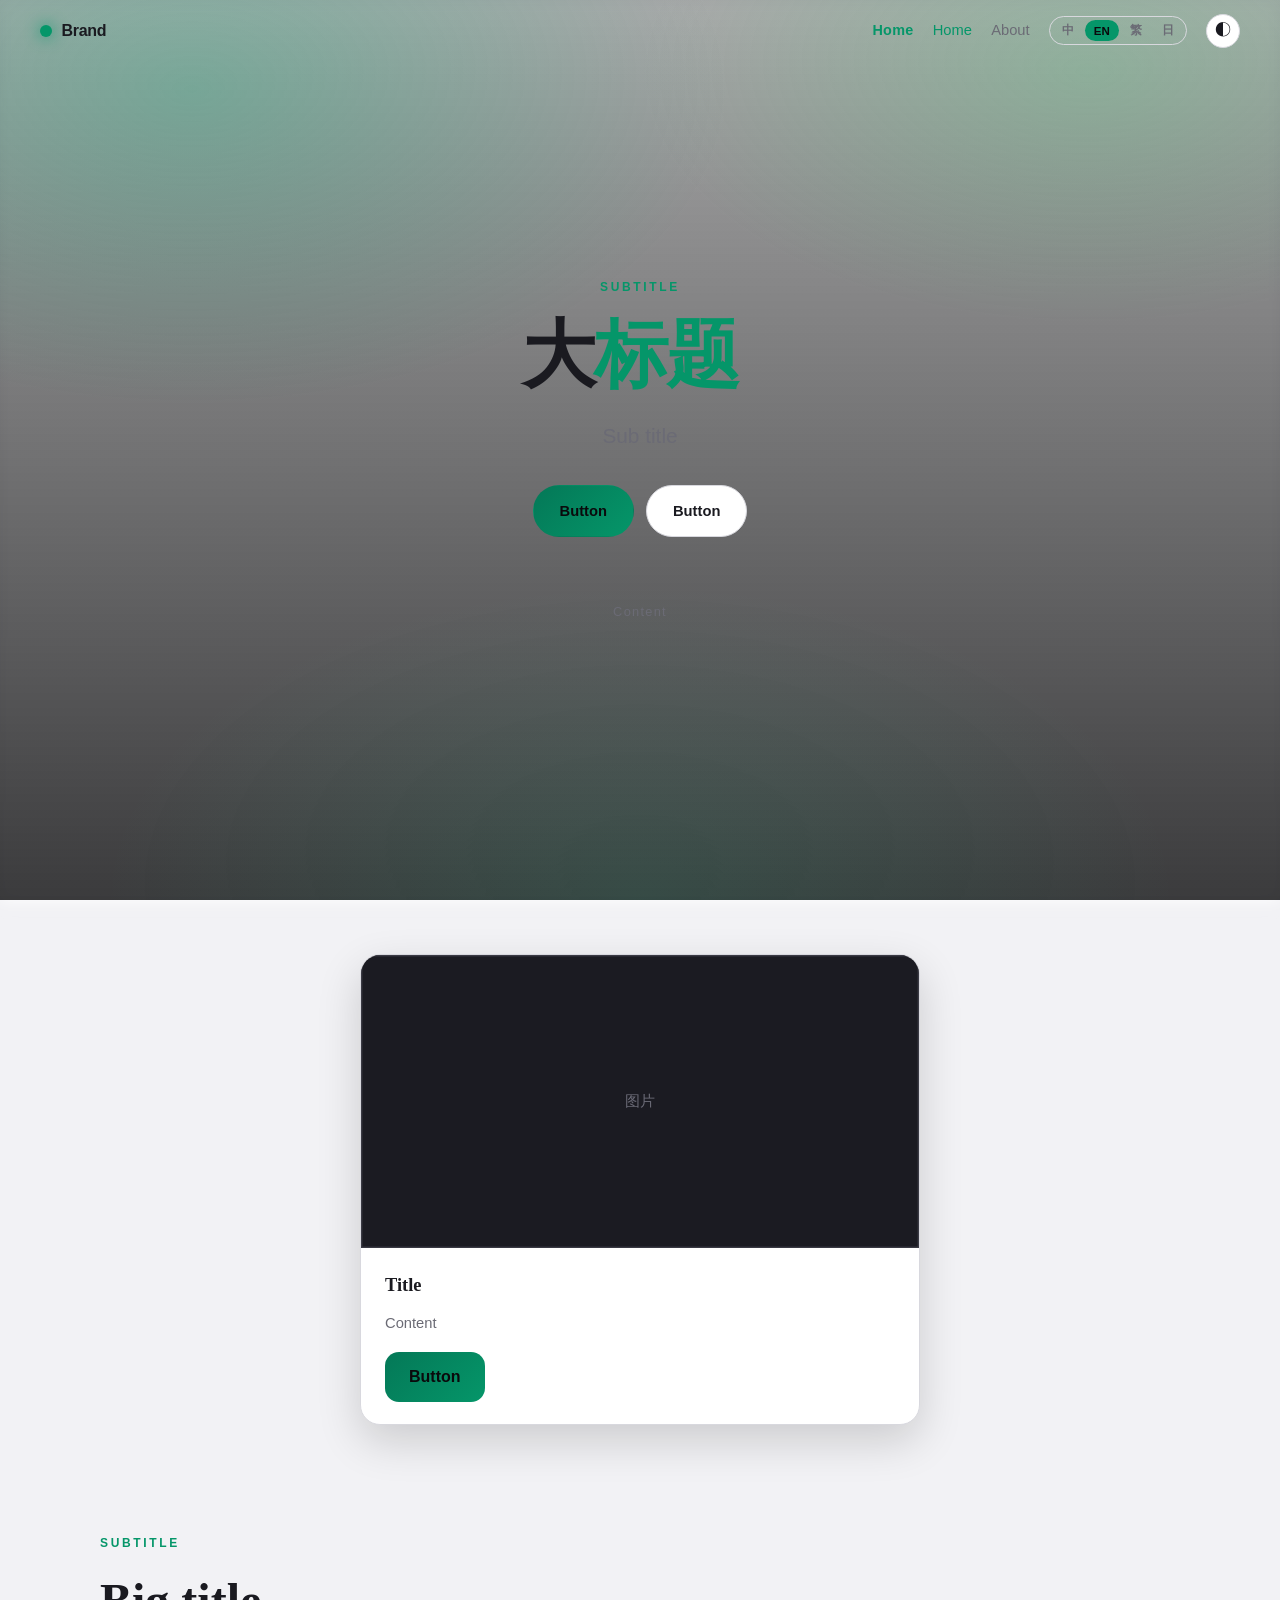
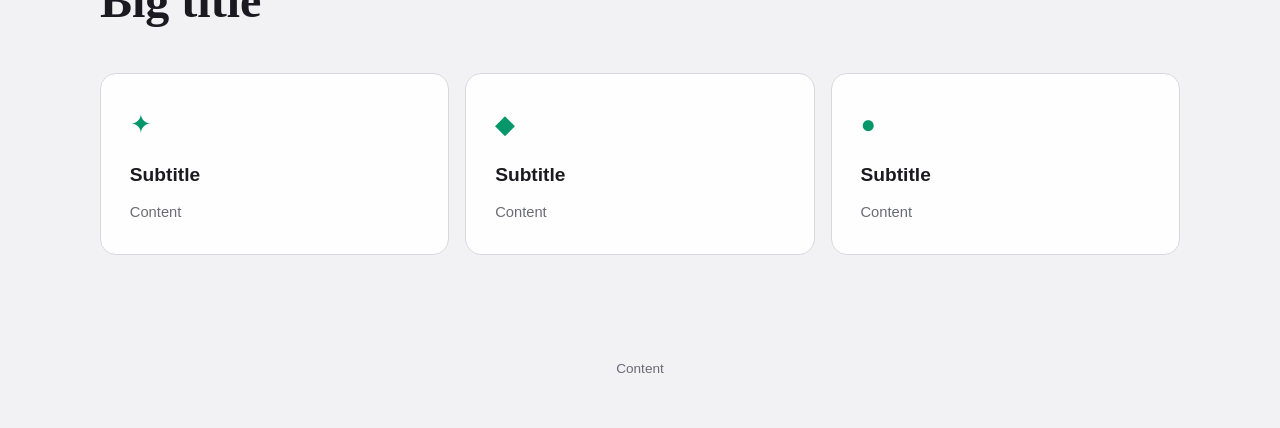
<file: index.html>
<!DOCTYPE html>
<html lang="zh-CN">
<head>
<meta charset="UTF-8">
<meta name="viewport" content="width=device-width, initial-scale=1.0">
<title>标题</title>
<meta name="description" content="网站描述内容">
<link rel="stylesheet" href="style.css">
<!-- 主题预置：在 CSS 加载前先设好 data-theme，避免闪白 -->
<script>document.documentElement.dataset.theme = localStorage.getItem('theme') || 'dark';</script>

<!-- ============================================================
     网站内容配置清单
     ★ 这是整套架构的关键：用 <script src> 把 .txt 当 JavaScript 加载。
       - 为什么不用 fetch()？因为双击 file:// 打开时 fetch 会被 CORS 拦截，
         而 <script src> 加载本地文件是允许的，所以能"双击即用"。
       - 顺序：global.txt 必须第一个（提供全站配置），然后是本页 txt。
       - 新增页面：复制本文件，改 body 的 data-page，再加一行对应 txt。
     ============================================================ -->
<script src="content/global.txt"></script>
<script src="content/i18n.txt"></script>
<script src="content/index.txt"></script>
</head>

<!-- body 上的 data-page="index" 告诉引擎：去 window.SITE_PAGES.index 取本页内容 -->
<body data-page="index">

<!-- 背景两层：底层图片/纯色 + 上层光晕（都可由 global.txt 配置） -->
<div class="background-layer"></div>
<div class="background-overlay"></div>

<!-- 顶部导航：里面是空容器，由引擎按 global.txt 的 nav 数组填充 -->
<nav class="nav">
  <a href="./index.html" class="brand"><span class="brand-dot"></span><span id="brandText">标题</span></a>
  <div class="nav-right">
    <span class="page-name" id="pageName">标题</span>
    <div class="nav-links" id="navLinks"></div>
    <div class="lang-seg" id="langSeg"></div>
    <button class="theme-toggle" id="themeToggle" aria-label="切换主题" data-i18n-aria="theme_toggle">◐</button>
  </div>
</nav>

<main>
  <!-- ===== 首屏：打字机大标题 ===== -->
  <section class="hero">
    <p class="eyebrow" data-i18n="eyebrow">小标题</p>
    <h1 class="hero-title"><span id="typed"></span></h1>
    <p class="hero-sub" data-i18n="hero_sub">副标题</p>
    <div class="hero-actions">
      <a class="btn btn-primary" href="#features"><span data-i18n="btn_primary">按钮</span></a>
      <button class="btn btn-ghost" data-modal><span data-i18n="btn_secondary">按钮</span></button>
    </div>
    <p class="scroll-hint" data-i18n="scroll_hint">内容</p>
  </section>

  <!-- ===== 图片展示块：结构固定，文字/图片/按钮来自 index.txt 的 showcase ===== -->
  <section class="section">
    <div class="showcase" id="showcase">
      <div class="showcase-media"><img id="showcaseImg" alt="图片"></div>
      <div class="showcase-body">
        <h3 class="showcase-title" id="showcaseTitle">标题</h3>
        <p class="showcase-desc" id="showcaseDesc">内容</p>
        <a class="showcase-btn" id="showcaseBtn" href="#" data-link-unset>
          <span id="showcaseBtnText">按钮</span>
        </a>
      </div>
    </div>
  </section>

  <!-- ===== 功能卡片：空容器 data-list="features"，由引擎按数组生成卡片 ===== -->
  <section class="section" id="features">
    <p class="section-tag" data-i18n="section_tag">小标题</p>
    <h2 class="section-title" data-i18n="section_title">大标题</h2>
    <div class="card-grid" data-list="features"></div>
  </section>
</main>

<footer class="footer"><span data-i18n="footer">内容</span></footer>

<!-- 通用信息弹窗（按钮 data-modal 触发） -->
<div class="modal-mask" id="infoModal" aria-hidden="true">
  <div class="modal-card">
    <button class="modal-close" id="infoModalClose" aria-label="关闭">×</button>
    <h3 class="modal-title" id="infoModalTitle">标题</h3>
    <p class="modal-hint" id="infoModalHint">弹窗内容</p>
  </div>
</div>

<div class="toast" id="toast"></div>

<!-- 引擎放在 body 末尾：此时上面的 DOM 已存在，脚本可以直接操作 -->
<script src="engine.js"></script>
</body>
</html>
</file>
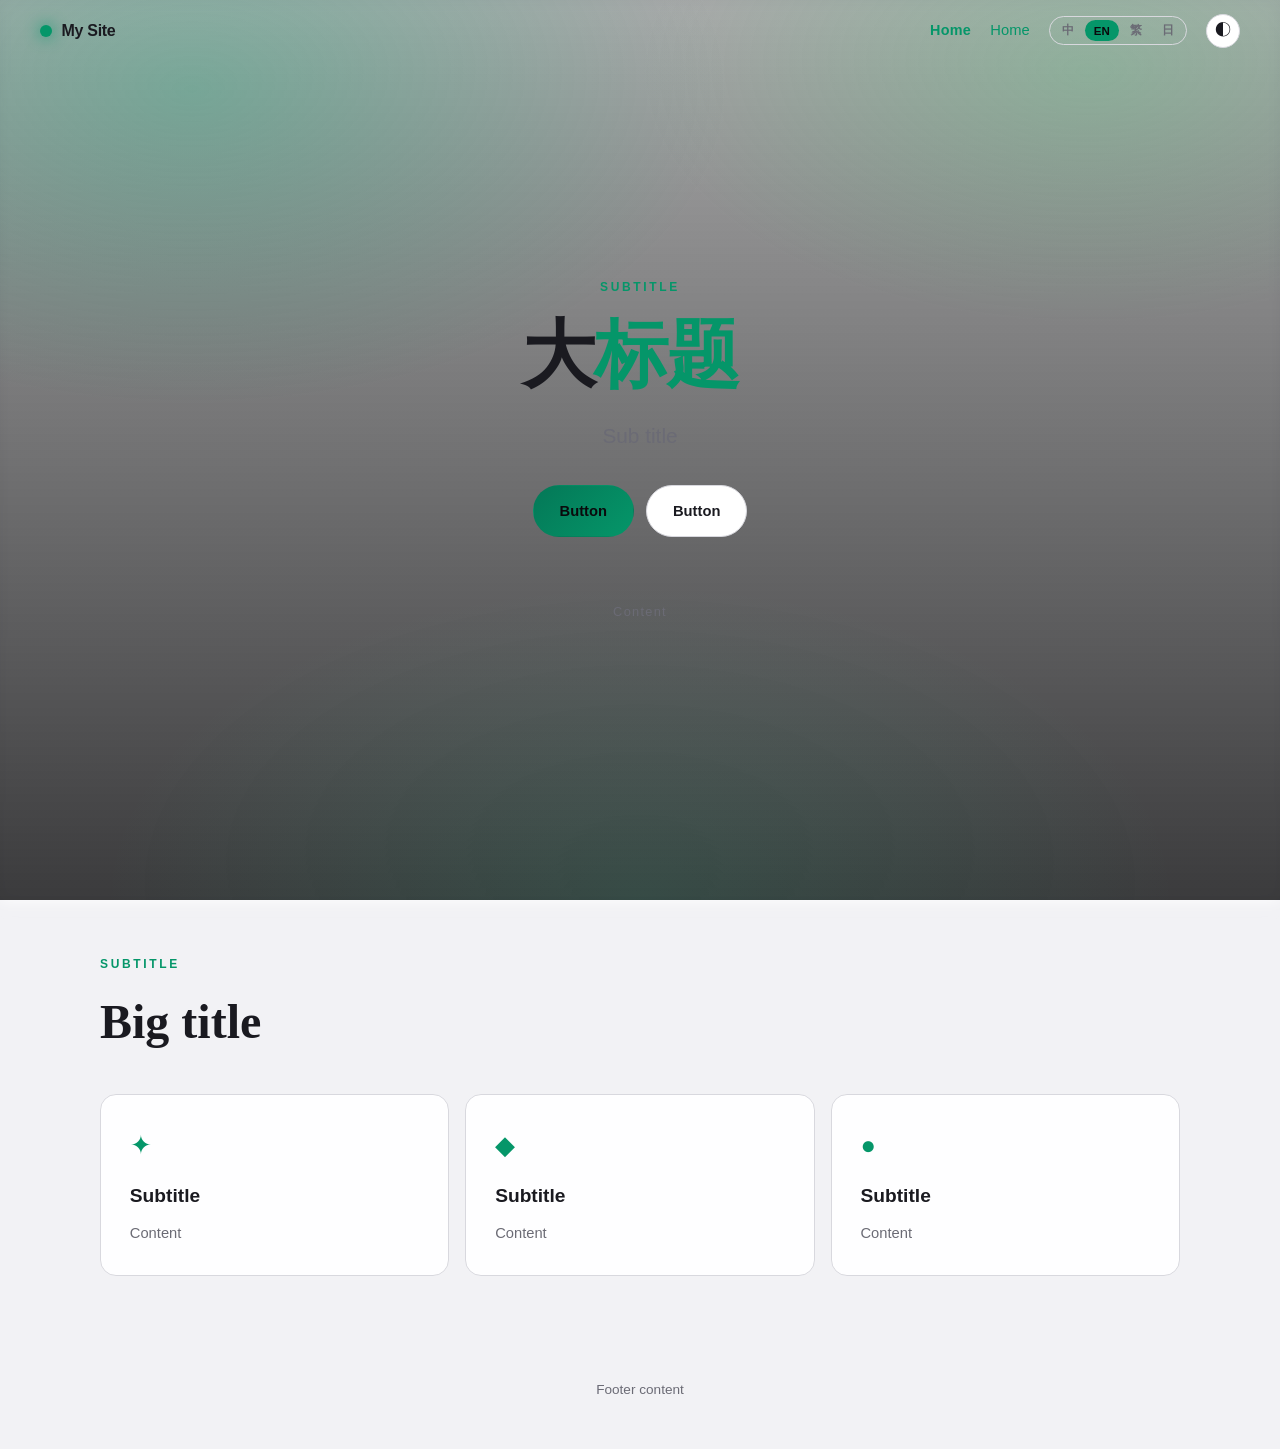
<file: engine/starter/index.html>
<!DOCTYPE html>
<html lang="zh-CN">
<head>
<meta charset="UTF-8">
<meta name="viewport" content="width=device-width, initial-scale=1.0">
<title>标题</title>
<link rel="stylesheet" href="style.css">
<!-- 主题预置：CSS 加载前先定主题，避免闪白 -->
<script>document.documentElement.dataset.theme = localStorage.getItem('theme') || 'dark';</script>

<!-- ============================================================
     内容配置清单（整套架构的关键）
     用 <script src> 把 .txt 当 JS 加载 —— 这样双击 file:// 也能用，
     因为 <script src> 允许读本地文件，而 fetch() 会被 CORS 拦截。
     顺序固定：global.txt 必须第一，然后本页 txt，最后引擎。
     ============================================================ -->
<script src="content/global.txt"></script>
<script src="content/index.txt"></script>
</head>

<!-- body[data-page="index"] 告诉引擎：去 window.SITE_PAGES.index 取本页配置 -->
<body data-page="index">

<div class="background-layer"></div>
<div class="background-overlay"></div>

<!-- 导航：空容器由引擎按 global.txt 的 nav 数组填充 -->
<nav class="nav">
  <a href="./index.html" class="brand"><span class="brand-dot"></span><span id="brandText">标题</span></a>
  <div class="nav-right">
    <span class="page-name" id="pageName">标题</span>
    <div class="nav-links" id="navLinks"></div>
    <div class="lang-seg" id="langSeg"></div>
    <button class="theme-toggle" id="themeToggle" aria-label="切换主题" data-i18n-aria="theme_toggle">◐</button>
  </div>
</nav>

<main>
  <!-- 首屏：data-i18n 的文字由引擎填入，#typed 由打字机填充 -->
  <section class="hero">
    <p class="eyebrow" data-i18n="eyebrow">小标题</p>
    <h1 class="hero-title"><span id="typed"></span></h1>
    <p class="hero-sub" data-i18n="hero_sub">副标题</p>
    <div class="hero-actions">
      <a class="btn btn-primary" href="#features"><span data-i18n="btn_primary">按钮</span></a>
      <button class="btn btn-ghost" data-modal><span data-i18n="btn_secondary">按钮</span></button>
    </div>
    <p class="scroll-hint" data-i18n="scroll_hint">内容</p>
  </section>

  <!-- 数据驱动列表：空容器 data-list="features"，引擎按数组生成卡片 -->
  <section class="section" id="features">
    <p class="section-tag" data-i18n="section_tag">小标题</p>
    <h2 class="section-title" data-i18n="section_title">大标题</h2>
    <div class="card-grid" data-list="features"></div>
  </section>
</main>

<footer class="footer"><span data-i18n="footer">内容</span></footer>

<!-- 通用信息弹窗 -->
<div class="modal-mask" id="infoModal" aria-hidden="true">
  <div class="modal-card">
    <button class="modal-close" id="infoModalClose" aria-label="关闭">×</button>
    <h3 class="modal-title" id="infoModalTitle">标题</h3>
    <p class="modal-hint" id="infoModalHint">弹窗内容</p>
  </div>
</div>

<div class="toast" id="toast"></div>

<!-- 引擎放 body 末尾：此时上面的 DOM 已存在，脚本可直接操作 -->
<script src="../engine.js"></script>
</body>
</html>
</file>
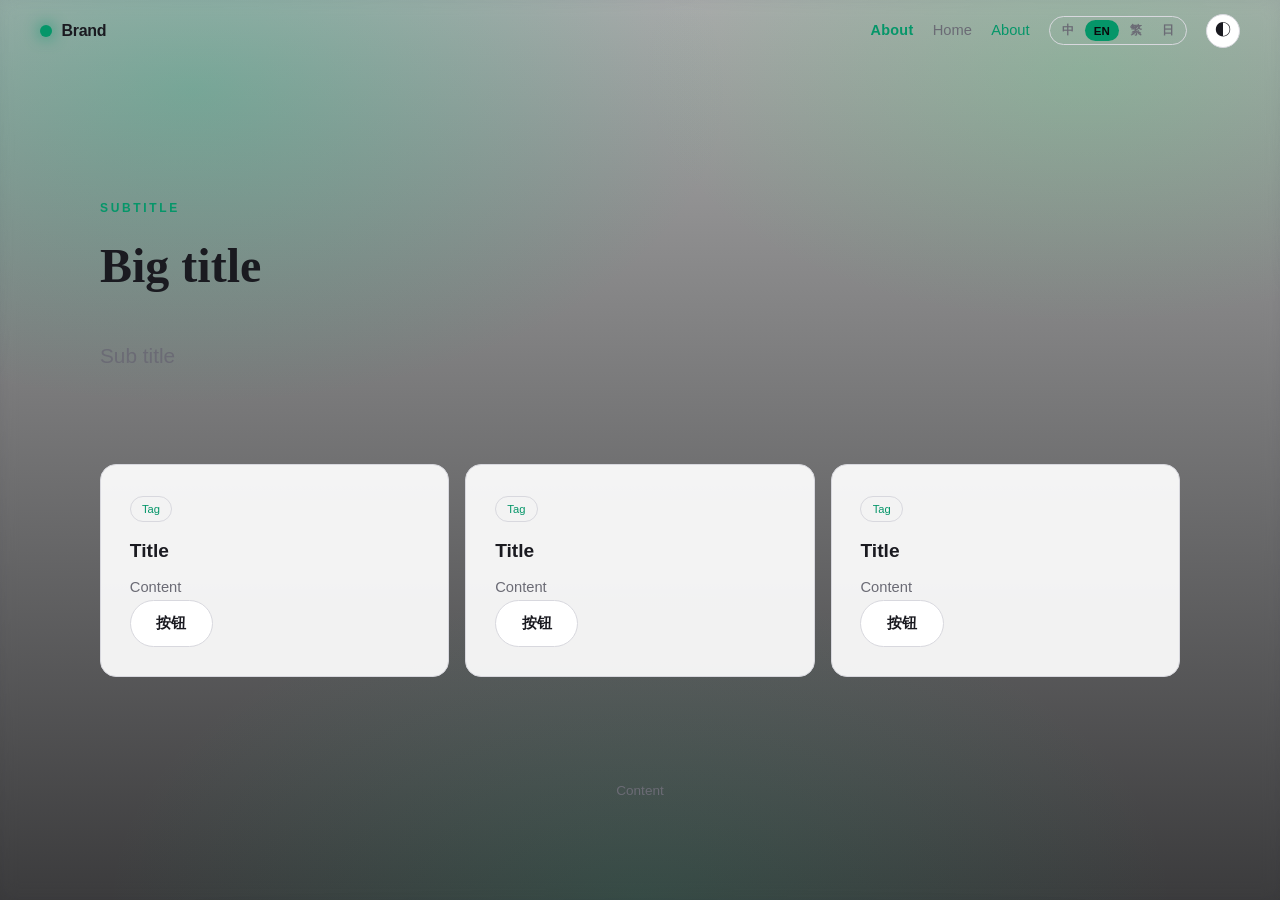
<file: about.html>
<!DOCTYPE html>
<html lang="zh-CN">
<head>
<meta charset="UTF-8">
<meta name="viewport" content="width=device-width, initial-scale=1.0">
<title>标题</title>
<link rel="stylesheet" href="style.css">
<script>document.documentElement.dataset.theme = localStorage.getItem('theme') || 'dark';</script>

<!-- 配置清单：global 依旧第一，但本页换成 about.txt -->
<script src="content/global.txt"></script>
<script src="content/i18n.txt"></script>
<script src="content/about.txt"></script>
</head>

<!-- data-page="about" → 引擎读取 window.SITE_PAGES.about -->
<body data-page="about">

<div class="background-layer"></div>
<div class="background-overlay"></div>

<nav class="nav">
  <a href="./index.html" class="brand"><span class="brand-dot"></span><span id="brandText">标题</span></a>
  <div class="nav-right">
    <span class="page-name" id="pageName">标题</span>
    <div class="nav-links" id="navLinks"></div>
    <div class="lang-seg" id="langSeg"></div>
    <button class="theme-toggle" id="themeToggle" aria-label="切换主题" data-i18n-aria="theme_toggle">◐</button>
  </div>
</nav>

<main>
  <section class="page-hero">
    <p class="eyebrow" data-i18n="eyebrow">小标题</p>
    <h1 class="section-title" data-i18n="page_title">大标题</h1>
    <p class="hero-sub" data-i18n="page_sub">副标题</p>
  </section>

  <!-- 作品列表：空容器 data-list="works"，由 about.txt 的 works 数组生成 -->
  <section class="section">
    <div class="card-grid" data-list="works"></div>
  </section>
</main>

<footer class="footer"><span data-i18n="footer">内容</span></footer>

<div class="modal-mask" id="infoModal" aria-hidden="true">
  <div class="modal-card">
    <button class="modal-close" id="infoModalClose" aria-label="关闭">×</button>
    <h3 class="modal-title" id="infoModalTitle">标题</h3>
    <p class="modal-hint" id="infoModalHint">弹窗内容</p>
  </div>
</div>
<div class="toast" id="toast"></div>

<script src="engine.js"></script>
</body>
</html>
</file>
<file: style.css>
/* ============================================================================
   style.css —— 样式层
   ============================================================================
   这里只放"外观"，不放任何网站内容。内容全在 content/*.txt 里。

   注意 CSS 变量（--xxx）的用法：很多地方写 var(--pg-title, 回退值)，
   意思是"如果 JS 设置了 --pg-title 就用它，否则用回退值"。
   这正是"默认零影响、配置即生效"的实现关键 —— 详见 DOCS.md 第 6 节。
   ============================================================================ */

/* ---------- 设计变量：深色主题 ---------- */
:root {
  --bg: #0a0a0c;
  --bg2: #141419;
  --ink: #ececf1;
  --muted: #8e8e97;
  --rule: #26252e;
  --accent: #4ade80;
  --accent2: #10b981;
  --max: 1080px;
  --ease: cubic-bezier(.22, 1, .36, 1);

  /* 字体变量：JS 写入，未写时用 sans 栈 */
  --font-ui: 'PingFang SC', 'Microsoft YaHei', 'Noto Sans CJK SC', sans-serif;
  --font-serif: Georgia, 'Songti SC', serif;

  /* 背景变量：JS 写入；默认无图、用主题色、默认模糊/亮度 */
  --bg-img: none;
  --bg-color: var(--bg);
  --bg-blur: 6px;
  --bg-bright: .55;
}
/* 浅色主题：只覆盖颜色，字体/背景变量保持同一套名字 */
[data-theme="light"] {
  --bg: #f2f2f5;
  --bg2: #ffffff;
  --ink: #1a1a20;
  --muted: #6b6b75;
  --rule: #d8d8de;
  --accent: #059669;
  --accent2: #047857;
  --bg-blur: 8px;
  --bg-bright: 1.25;
}

/* ---------- 基础 ---------- */
* { box-sizing: border-box; margin: 0; padding: 0; }
html { scroll-behavior: smooth; }
body {
  font-family: var(--font-ui);
  color: var(--ink);
  background: var(--bg);
  line-height: 1.7;
  min-height: 100vh;
  overflow-x: hidden;
}
a { color: inherit; text-decoration: none; }
button { font-family: inherit; cursor: pointer; }

/* 字体分层应用：标题/按钮/正文各读各的变量，互不影响 */
.hero-title, .section-title, .showcase-title, .modal-title, .page-hero h1 {
  font-family: var(--pg-title, var(--font-serif));
}
.btn, .nav-links a, .showcase-btn, .modal-close {
  font-family: var(--pg-btn, var(--font-ui));
}
.hero-sub, .section-sub, .card p, .showcase-desc, .modal-hint {
  font-family: var(--pg-text, var(--font-ui));
}

/* ---------- 背景两层 ---------- */
.background-layer {
  position: fixed; inset: 0; z-index: -2;
  background-color: var(--bg-color);
  background-image: var(--bg-img);
  background-size: cover; background-position: center; background-repeat: no-repeat;
  filter: blur(var(--bg-blur)) brightness(var(--bg-bright));
}
.background-overlay {
  position: fixed; inset: 0; z-index: -1; pointer-events: none;
  background:
    radial-gradient(60% 50% at 15% 10%, rgba(16,185,129,.28), transparent 70%),
    radial-gradient(50% 40% at 85% 8%, rgba(74,222,128,.22), transparent 70%),
    radial-gradient(60% 50% at 50% 100%, rgba(16,185,129,.12), transparent 70%),
    linear-gradient(180deg, rgba(10,10,12,.35), rgba(10,10,12,.8));
}
.background-overlay.tone-blue {
  background:
    radial-gradient(60% 50% at 15% 10%, rgba(59,130,246,.30), transparent 70%),
    radial-gradient(50% 40% at 85% 8%, rgba(96,165,250,.24), transparent 70%),
    linear-gradient(180deg, rgba(10,10,12,.35), rgba(10,10,12,.8));
}
.background-overlay.tone-purple {
  background:
    radial-gradient(60% 50% at 15% 10%, rgba(167,139,250,.30), transparent 70%),
    radial-gradient(50% 40% at 85% 8%, rgba(192,132,252,.24), transparent 70%),
    linear-gradient(180deg, rgba(10,10,12,.35), rgba(10,10,12,.8));
}

/* ---------- 导航 ---------- */
.nav {
  position: fixed; top: 0; left: 0; right: 0; z-index: 50;
  display: flex; align-items: center; justify-content: space-between;
  gap: 1rem; padding: .85rem clamp(1rem, 4vw, 2.5rem);
  border-bottom: 1px solid transparent; transition: background .3s, border-color .3s;
}
.nav.scrolled { background: color-mix(in srgb, var(--bg) 78%, transparent); backdrop-filter: blur(14px); border-bottom-color: var(--rule); }
.brand { display: flex; align-items: center; gap: .6rem; font-weight: 800; letter-spacing: -.02em; }
.brand-dot { width: 12px; height: 12px; border-radius: 50%; background: var(--accent); box-shadow: 0 0 16px var(--accent); }
.nav-right { display: flex; align-items: center; gap: 1.2rem; }
/* 网页名称（题头）：由各页 txt 的 pageName 配置，引擎写入；不配置时回退标题 */
.page-name { font-size: .9rem; font-weight: 700; color: var(--accent); letter-spacing: .02em; white-space: nowrap; }
.nav-links { display: flex; gap: 1.2rem; }
.nav-links a { font-size: .92rem; color: var(--muted); transition: color .2s; }
.nav-links a:hover, .nav-links a.active { color: var(--accent); }
.lang-seg { display: flex; gap: 2px; border: 1px solid var(--rule); border-radius: 100px; padding: 3px; }
.lang-seg button { border: 0; background: transparent; color: var(--muted); font-size: .72rem; font-weight: 700; padding: 3px 9px; border-radius: 100px; }
.lang-seg button.active { background: var(--accent); color: #0a0a0c; }
.theme-toggle { border: 1px solid var(--rule); background: var(--bg2); color: var(--ink); width: 34px; height: 34px; border-radius: 50%; font-size: 1rem; }

/* ---------- 首屏 ---------- */
main { width: min(100% - 2rem, var(--max)); margin: 0 auto; }
.hero { min-height: 100vh; display: flex; flex-direction: column; align-items: center; justify-content: center; text-align: center; gap: 1rem; }
.eyebrow, .section-tag { text-transform: uppercase; letter-spacing: .22em; font-size: .75rem; color: var(--accent); font-weight: 700; }
.hero-title { font-size: clamp(2.2rem, 7vw, 4.6rem); line-height: 1.15; letter-spacing: -.03em; min-height: 1.2em; }
.hero-sub { color: var(--muted); font-size: clamp(1rem, 2.5vw, 1.3rem); }
.accent { color: var(--accent); }
.cursor { display: inline-block; width: .5ch; margin-left: 2px; background: var(--accent); color: transparent; animation: blink 1s steps(1) infinite; }
@keyframes blink { 50% { opacity: 0; } }
.hero-actions { display: flex; gap: .8rem; margin-top: 1rem; flex-wrap: wrap; justify-content: center; }
.scroll-hint { margin-top: 3rem; color: var(--faint, var(--muted)); font-size: .8rem; letter-spacing: .1em; }

/* ---------- 按钮 ---------- */
.btn { display: inline-flex; align-items: center; justify-content: center; padding: .8rem 1.6rem; border-radius: 100px; font-weight: 700; font-size: .92rem; border: 1px solid var(--rule); transition: transform .25s var(--ease), filter .25s; }
.btn:hover { transform: translateY(-2px); }
.btn-primary { background: linear-gradient(135deg, var(--accent2), var(--accent)); color: #0a0a0c; border-color: transparent; }
.btn-ghost { background: var(--bg2); color: var(--ink); }

/* ---------- 区块与卡片 ---------- */
.section { padding: 6vh 0; }
.section-title { font-size: clamp(1.8rem, 5vw, 3rem); margin: .4rem 0 2rem; }
.card-grid { display: grid; grid-template-columns: repeat(auto-fit, minmax(240px, 1fr)); gap: 1rem; }
.card { background: color-mix(in srgb, var(--bg2) 92%, transparent); border: 1px solid var(--rule); border-radius: 16px; padding: 1.8rem; transition: transform .3s var(--ease), border-color .3s; }
.card:hover { transform: translateY(-5px); border-color: var(--accent); }
.card-icon { font-size: 1.6rem; color: var(--accent); margin-bottom: .8rem; }
.card h3 { font-size: 1.2rem; margin-bottom: .5rem; }
.card p { color: var(--muted); font-size: .92rem; }
.work-badge { display: inline-block; font-size: .7rem; color: var(--accent); border: 1px solid var(--rule); border-radius: 100px; padding: .15rem .7rem; margin-bottom: .8rem; }

/* ---------- 图片展示块 ---------- */
.showcase {
  --sc-scale: 1;
  margin: 0 auto; width: 100%; max-width: 560px;
  display: flex; flex-direction: column;
  background: var(--bg2); border: 1px solid var(--rule);
  border-radius: calc(20px * var(--sc-scale)); overflow: hidden;
  box-shadow: 0 16px 44px rgba(0,0,0,.16);
}
.showcase-media { width: 100%; overflow: hidden; }
.showcase-media img { display: block; width: 100%; height: auto; }
.showcase-body { display: flex; flex-direction: column; align-items: flex-start; gap: calc(10px * var(--sc-scale)); padding: calc(22px * var(--sc-scale)) calc(24px * var(--sc-scale)); }
.showcase-title { font-size: calc(1.15rem * var(--sc-scale)); }
.showcase-desc { font-size: calc(.92rem * var(--sc-scale)); color: var(--muted); }
.showcase-btn { margin-top: calc(6px * var(--sc-scale)); padding: calc(.7rem * var(--sc-scale)) calc(1.5rem * var(--sc-scale)); border-radius: calc(14px * var(--sc-scale)); background: linear-gradient(135deg, var(--accent2), var(--accent)); color: #0a0a0c; font-weight: 700; border: 0; }

/* ---------- 页脚 ---------- */
.footer { text-align: center; color: var(--muted); font-size: .85rem; padding: 3rem 1rem; }
.page-hero { padding: 22vh 0 4vh; }

/* ---------- 进场动画 ---------- */
.reveal { opacity: 0; transform: translateY(18px); transition: opacity .6s var(--ease), transform .6s var(--ease); }
.reveal.in { opacity: 1; transform: none; }

/* ---------- Toast 与弹窗 ---------- */
.toast { position: fixed; left: 50%; bottom: 2rem; transform: translate(-50%, 20px); background: var(--bg2); color: var(--ink); border: 1px solid var(--rule); border-left: 3px solid var(--accent); padding: .8rem 1.4rem; border-radius: 10px; opacity: 0; pointer-events: none; transition: .3s var(--ease); z-index: 100; }
.toast.show { opacity: 1; transform: translate(-50%, 0); }
.modal-mask { position: fixed; inset: 0; z-index: 90; display: flex; align-items: center; justify-content: center; background: rgba(0,0,0,.66); backdrop-filter: blur(6px); opacity: 0; visibility: hidden; transition: .3s var(--ease); padding: 1.5rem; }
.modal-mask.open { opacity: 1; visibility: visible; }
.modal-card { position: relative; width: min(100%, 440px); background: var(--bg2); border: 1px solid var(--rule); border-radius: 18px; padding: 2.4rem 2rem 2rem; text-align: center; }
.modal-close { position: absolute; top: .8rem; right: .8rem; width: 32px; height: 32px; border-radius: 50%; border: 1px solid var(--rule); background: transparent; color: var(--muted); }
.modal-title { font-size: 1.5rem; margin-bottom: .6rem; }
.modal-hint { color: var(--muted); font-family: var(--modal-font, var(--font-ui)); }

@media (max-width: 640px) {
  .nav-right { gap: .6rem; }
  .page-name { display: none; }
  .nav-links { display: none; }
  .showcase { max-width: 100% !important; }
}
@media (prefers-reduced-motion: reduce) {
  html { scroll-behavior: auto; }
  .reveal { opacity: 1; transform: none; }
  .cursor { animation: none; }
}
</file>
<file: engine/starter/style.css>
/* ============================================================================
   style.css —— 样式层
   ============================================================================
   这里只放"外观"，不放任何网站内容。内容全在 content/*.txt 里。

   注意 CSS 变量（--xxx）的用法：很多地方写 var(--pg-title, 回退值)，
   意思是"如果 JS 设置了 --pg-title 就用它，否则用回退值"。
   这正是"默认零影响、配置即生效"的实现关键 —— 详见 DOCS.md 第 6 节。
   ============================================================================ */

/* ---------- 设计变量：深色主题 ---------- */
:root {
  --bg: #0a0a0c;
  --bg2: #141419;
  --ink: #ececf1;
  --muted: #8e8e97;
  --rule: #26252e;
  --accent: #4ade80;
  --accent2: #10b981;
  --max: 1080px;
  --ease: cubic-bezier(.22, 1, .36, 1);

  /* 字体变量：JS 写入，未写时用 sans 栈 */
  --font-ui: 'PingFang SC', 'Microsoft YaHei', 'Noto Sans CJK SC', sans-serif;
  --font-serif: Georgia, 'Songti SC', serif;

  /* 背景变量：JS 写入；默认无图、用主题色、默认模糊/亮度 */
  --bg-img: none;
  --bg-color: var(--bg);
  --bg-blur: 6px;
  --bg-bright: .55;
}
/* 浅色主题：只覆盖颜色，字体/背景变量保持同一套名字 */
[data-theme="light"] {
  --bg: #f2f2f5;
  --bg2: #ffffff;
  --ink: #1a1a20;
  --muted: #6b6b75;
  --rule: #d8d8de;
  --accent: #059669;
  --accent2: #047857;
  --bg-blur: 8px;
  --bg-bright: 1.25;
}

/* ---------- 基础 ---------- */
* { box-sizing: border-box; margin: 0; padding: 0; }
html { scroll-behavior: smooth; }
body {
  font-family: var(--font-ui);
  color: var(--ink);
  background: var(--bg);
  line-height: 1.7;
  min-height: 100vh;
  overflow-x: hidden;
}
a { color: inherit; text-decoration: none; }
button { font-family: inherit; cursor: pointer; }

/* 字体分层应用：标题/按钮/正文各读各的变量，互不影响 */
.hero-title, .section-title, .showcase-title, .modal-title, .page-hero h1 {
  font-family: var(--pg-title, var(--font-serif));
}
.btn, .nav-links a, .showcase-btn, .modal-close {
  font-family: var(--pg-btn, var(--font-ui));
}
.hero-sub, .section-sub, .card p, .showcase-desc, .modal-hint {
  font-family: var(--pg-text, var(--font-ui));
}

/* ---------- 背景两层 ---------- */
.background-layer {
  position: fixed; inset: 0; z-index: -2;
  background-color: var(--bg-color);
  background-image: var(--bg-img);
  background-size: cover; background-position: center; background-repeat: no-repeat;
  filter: blur(var(--bg-blur)) brightness(var(--bg-bright));
}
.background-overlay {
  position: fixed; inset: 0; z-index: -1; pointer-events: none;
  background:
    radial-gradient(60% 50% at 15% 10%, rgba(16,185,129,.28), transparent 70%),
    radial-gradient(50% 40% at 85% 8%, rgba(74,222,128,.22), transparent 70%),
    radial-gradient(60% 50% at 50% 100%, rgba(16,185,129,.12), transparent 70%),
    linear-gradient(180deg, rgba(10,10,12,.35), rgba(10,10,12,.8));
}
.background-overlay.tone-blue {
  background:
    radial-gradient(60% 50% at 15% 10%, rgba(59,130,246,.30), transparent 70%),
    radial-gradient(50% 40% at 85% 8%, rgba(96,165,250,.24), transparent 70%),
    linear-gradient(180deg, rgba(10,10,12,.35), rgba(10,10,12,.8));
}
.background-overlay.tone-purple {
  background:
    radial-gradient(60% 50% at 15% 10%, rgba(167,139,250,.30), transparent 70%),
    radial-gradient(50% 40% at 85% 8%, rgba(192,132,252,.24), transparent 70%),
    linear-gradient(180deg, rgba(10,10,12,.35), rgba(10,10,12,.8));
}

/* ---------- 导航 ---------- */
.nav {
  position: fixed; top: 0; left: 0; right: 0; z-index: 50;
  display: flex; align-items: center; justify-content: space-between;
  gap: 1rem; padding: .85rem clamp(1rem, 4vw, 2.5rem);
  border-bottom: 1px solid transparent; transition: background .3s, border-color .3s;
}
.nav.scrolled { background: color-mix(in srgb, var(--bg) 78%, transparent); backdrop-filter: blur(14px); border-bottom-color: var(--rule); }
.brand { display: flex; align-items: center; gap: .6rem; font-weight: 800; letter-spacing: -.02em; }
.brand-dot { width: 12px; height: 12px; border-radius: 50%; background: var(--accent); box-shadow: 0 0 16px var(--accent); }
.nav-right { display: flex; align-items: center; gap: 1.2rem; }
/* 网页名称（题头）：由各页 txt 的 pageName 配置，引擎写入；不配置时回退标题 */
.page-name { font-size: .9rem; font-weight: 700; color: var(--accent); letter-spacing: .02em; white-space: nowrap; }
.nav-links { display: flex; gap: 1.2rem; }
.nav-links a { font-size: .92rem; color: var(--muted); transition: color .2s; }
.nav-links a:hover, .nav-links a.active { color: var(--accent); }
.lang-seg { display: flex; gap: 2px; border: 1px solid var(--rule); border-radius: 100px; padding: 3px; }
.lang-seg button { border: 0; background: transparent; color: var(--muted); font-size: .72rem; font-weight: 700; padding: 3px 9px; border-radius: 100px; }
.lang-seg button.active { background: var(--accent); color: #0a0a0c; }
.theme-toggle { border: 1px solid var(--rule); background: var(--bg2); color: var(--ink); width: 34px; height: 34px; border-radius: 50%; font-size: 1rem; }

/* ---------- 首屏 ---------- */
main { width: min(100% - 2rem, var(--max)); margin: 0 auto; }
.hero { min-height: 100vh; display: flex; flex-direction: column; align-items: center; justify-content: center; text-align: center; gap: 1rem; }
.eyebrow, .section-tag { text-transform: uppercase; letter-spacing: .22em; font-size: .75rem; color: var(--accent); font-weight: 700; }
.hero-title { font-size: clamp(2.2rem, 7vw, 4.6rem); line-height: 1.15; letter-spacing: -.03em; min-height: 1.2em; }
.hero-sub { color: var(--muted); font-size: clamp(1rem, 2.5vw, 1.3rem); }
.accent { color: var(--accent); }
.cursor { display: inline-block; width: .5ch; margin-left: 2px; background: var(--accent); color: transparent; animation: blink 1s steps(1) infinite; }
@keyframes blink { 50% { opacity: 0; } }
.hero-actions { display: flex; gap: .8rem; margin-top: 1rem; flex-wrap: wrap; justify-content: center; }
.scroll-hint { margin-top: 3rem; color: var(--faint, var(--muted)); font-size: .8rem; letter-spacing: .1em; }

/* ---------- 按钮 ---------- */
.btn { display: inline-flex; align-items: center; justify-content: center; padding: .8rem 1.6rem; border-radius: 100px; font-weight: 700; font-size: .92rem; border: 1px solid var(--rule); transition: transform .25s var(--ease), filter .25s; }
.btn:hover { transform: translateY(-2px); }
.btn-primary { background: linear-gradient(135deg, var(--accent2), var(--accent)); color: #0a0a0c; border-color: transparent; }
.btn-ghost { background: var(--bg2); color: var(--ink); }

/* ---------- 区块与卡片 ---------- */
.section { padding: 6vh 0; }
.section-title { font-size: clamp(1.8rem, 5vw, 3rem); margin: .4rem 0 2rem; }
.card-grid { display: grid; grid-template-columns: repeat(auto-fit, minmax(240px, 1fr)); gap: 1rem; }
.card { background: color-mix(in srgb, var(--bg2) 92%, transparent); border: 1px solid var(--rule); border-radius: 16px; padding: 1.8rem; transition: transform .3s var(--ease), border-color .3s; }
.card:hover { transform: translateY(-5px); border-color: var(--accent); }
.card-icon { font-size: 1.6rem; color: var(--accent); margin-bottom: .8rem; }
.card h3 { font-size: 1.2rem; margin-bottom: .5rem; }
.card p { color: var(--muted); font-size: .92rem; }
.work-badge { display: inline-block; font-size: .7rem; color: var(--accent); border: 1px solid var(--rule); border-radius: 100px; padding: .15rem .7rem; margin-bottom: .8rem; }

/* ---------- 图片展示块 ---------- */
.showcase {
  --sc-scale: 1;
  margin: 0 auto; width: 100%; max-width: 560px;
  display: flex; flex-direction: column;
  background: var(--bg2); border: 1px solid var(--rule);
  border-radius: calc(20px * var(--sc-scale)); overflow: hidden;
  box-shadow: 0 16px 44px rgba(0,0,0,.16);
}
.showcase-media { width: 100%; overflow: hidden; }
.showcase-media img { display: block; width: 100%; height: auto; }
.showcase-body { display: flex; flex-direction: column; align-items: flex-start; gap: calc(10px * var(--sc-scale)); padding: calc(22px * var(--sc-scale)) calc(24px * var(--sc-scale)); }
.showcase-title { font-size: calc(1.15rem * var(--sc-scale)); }
.showcase-desc { font-size: calc(.92rem * var(--sc-scale)); color: var(--muted); }
.showcase-btn { margin-top: calc(6px * var(--sc-scale)); padding: calc(.7rem * var(--sc-scale)) calc(1.5rem * var(--sc-scale)); border-radius: calc(14px * var(--sc-scale)); background: linear-gradient(135deg, var(--accent2), var(--accent)); color: #0a0a0c; font-weight: 700; border: 0; }

/* ---------- 页脚 ---------- */
.footer { text-align: center; color: var(--muted); font-size: .85rem; padding: 3rem 1rem; }
.page-hero { padding: 22vh 0 4vh; }

/* ---------- 进场动画 ---------- */
.reveal { opacity: 0; transform: translateY(18px); transition: opacity .6s var(--ease), transform .6s var(--ease); }
.reveal.in { opacity: 1; transform: none; }

/* ---------- Toast 与弹窗 ---------- */
.toast { position: fixed; left: 50%; bottom: 2rem; transform: translate(-50%, 20px); background: var(--bg2); color: var(--ink); border: 1px solid var(--rule); border-left: 3px solid var(--accent); padding: .8rem 1.4rem; border-radius: 10px; opacity: 0; pointer-events: none; transition: .3s var(--ease); z-index: 100; }
.toast.show { opacity: 1; transform: translate(-50%, 0); }
.modal-mask { position: fixed; inset: 0; z-index: 90; display: flex; align-items: center; justify-content: center; background: rgba(0,0,0,.66); backdrop-filter: blur(6px); opacity: 0; visibility: hidden; transition: .3s var(--ease); padding: 1.5rem; }
.modal-mask.open { opacity: 1; visibility: visible; }
.modal-card { position: relative; width: min(100%, 440px); background: var(--bg2); border: 1px solid var(--rule); border-radius: 18px; padding: 2.4rem 2rem 2rem; text-align: center; }
.modal-close { position: absolute; top: .8rem; right: .8rem; width: 32px; height: 32px; border-radius: 50%; border: 1px solid var(--rule); background: transparent; color: var(--muted); }
.modal-title { font-size: 1.5rem; margin-bottom: .6rem; }
.modal-hint { color: var(--muted); font-family: var(--modal-font, var(--font-ui)); }

@media (max-width: 640px) {
  .nav-right { gap: .6rem; }
  .page-name { display: none; }
  .nav-links { display: none; }
  .showcase { max-width: 100% !important; }
}
@media (prefers-reduced-motion: reduce) {
  html { scroll-behavior: auto; }
  .reveal { opacity: 1; transform: none; }
  .cursor { animation: none; }
}
</file>
